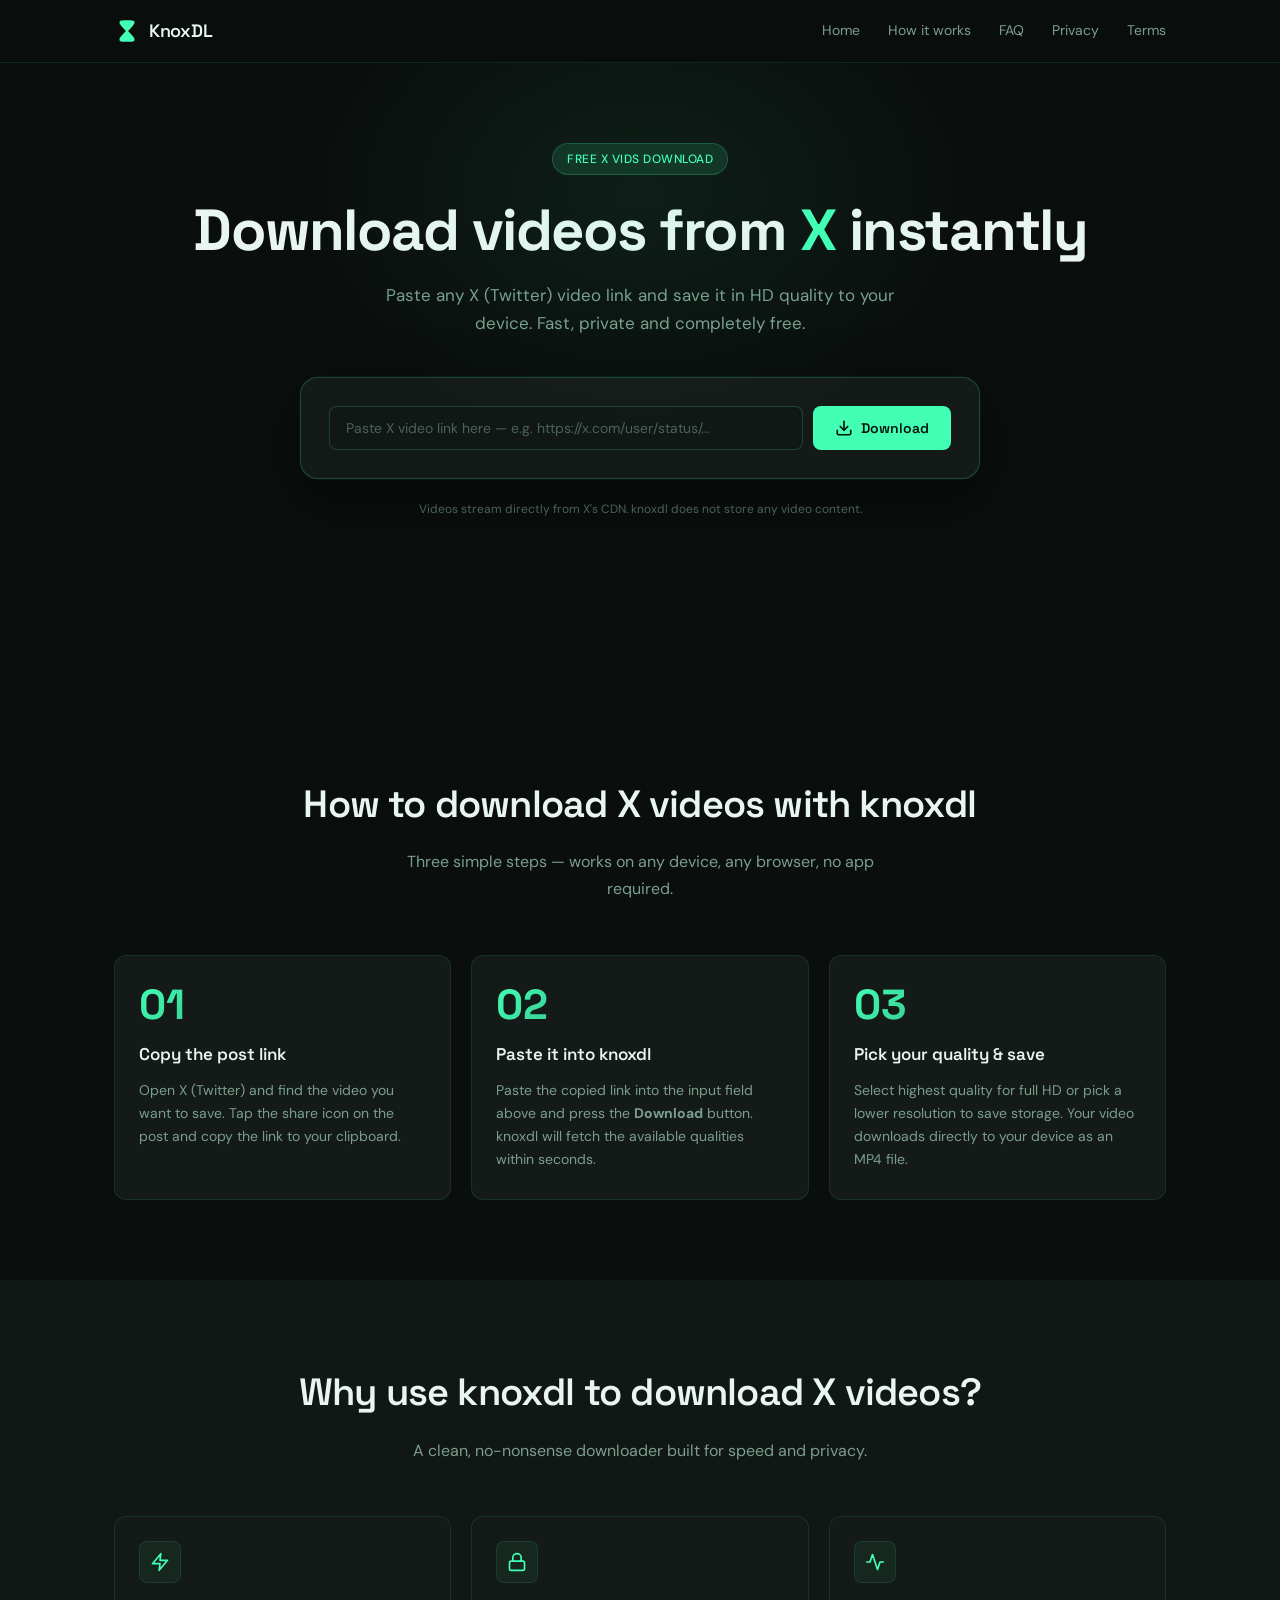
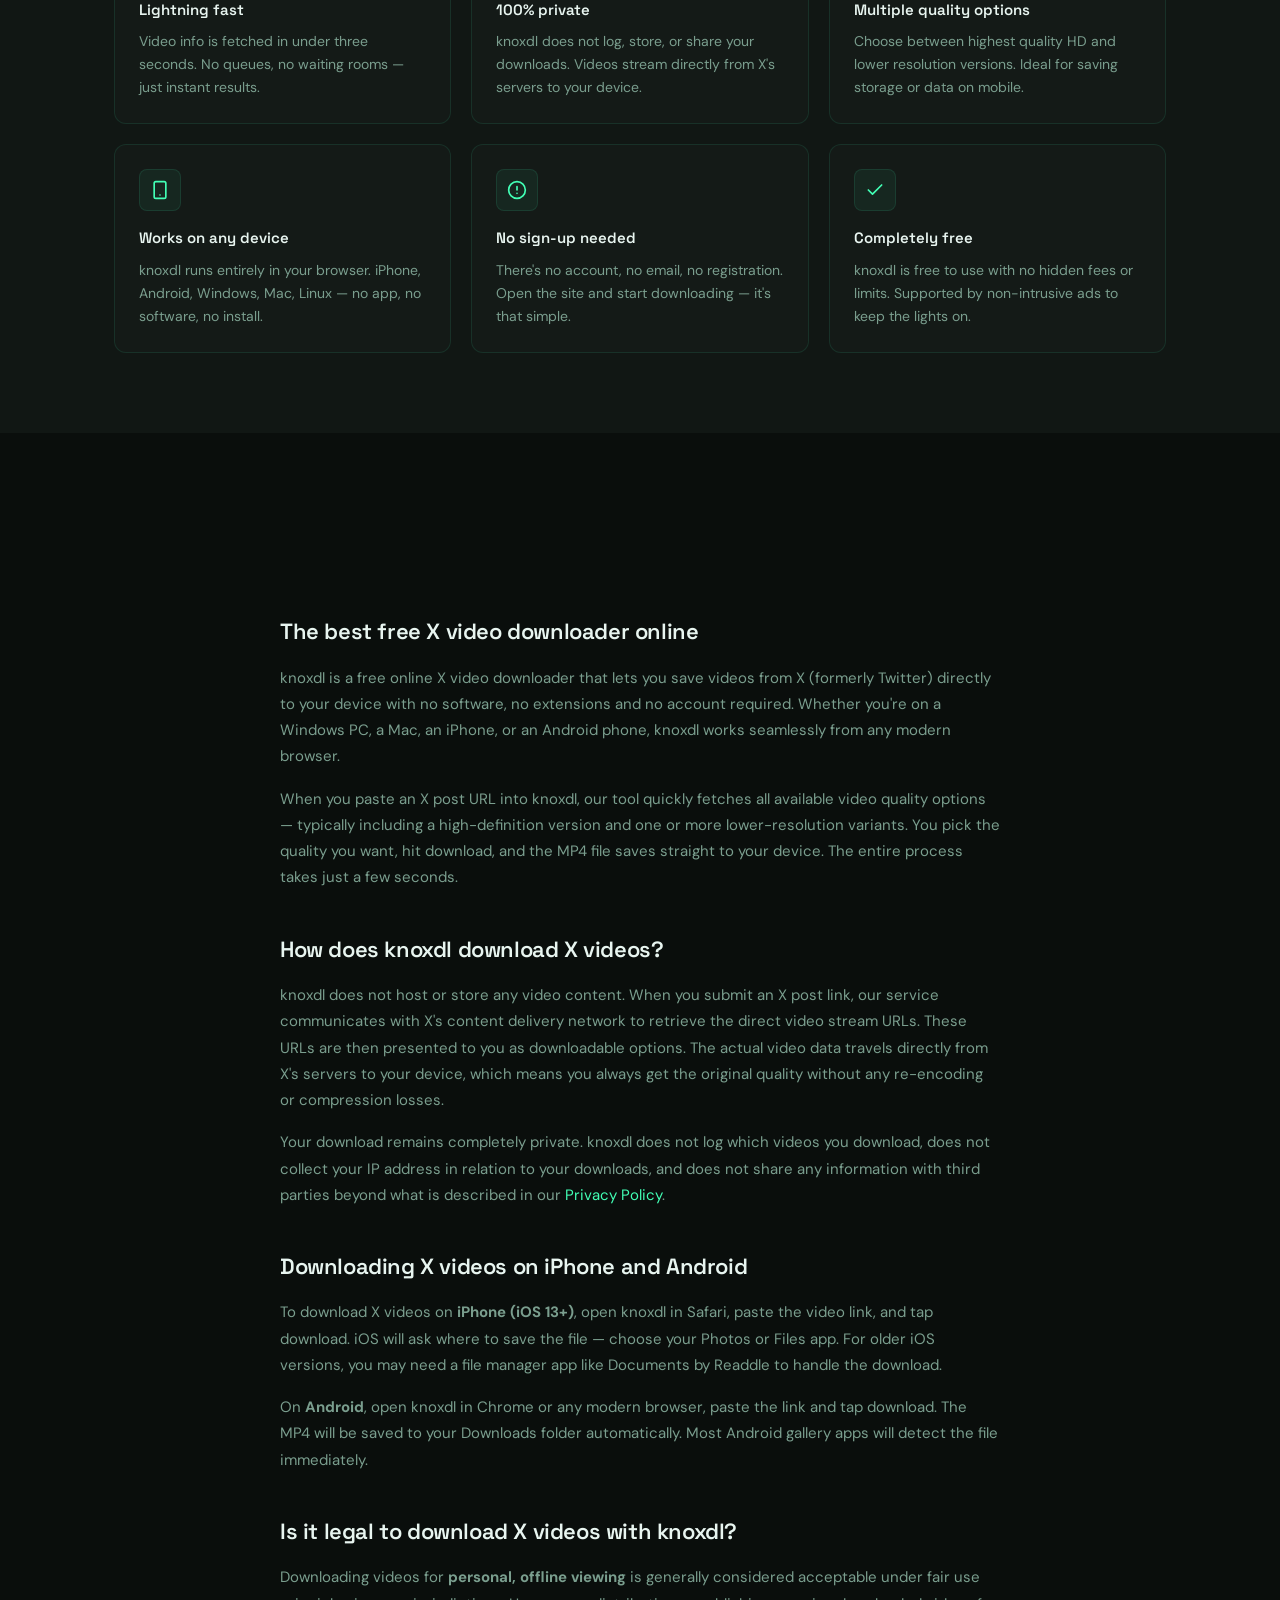
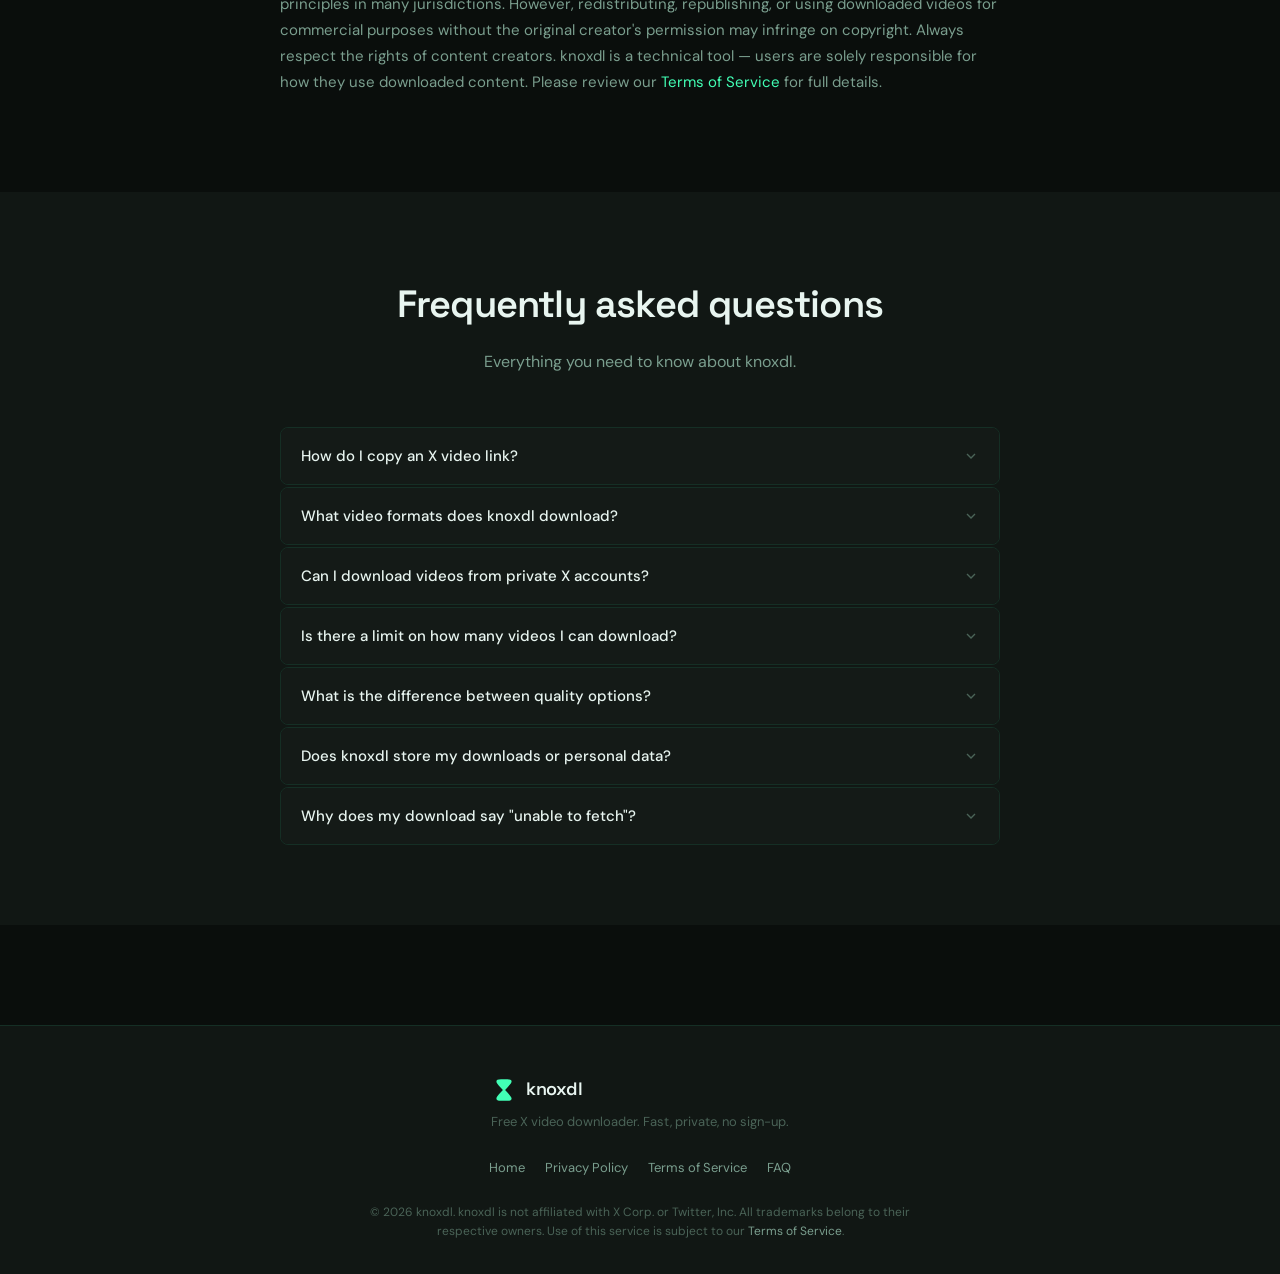
<file: index.html>
<!DOCTYPE html>
<html lang="en">
<head>
  <meta charset="UTF-8" />
  <meta name="viewport" content="width=device-width, initial-scale=1.0" />
  <title>knoxdl – Free X (Twitter) Video Downloader | Download in HD</title>
  <meta name="description" content="knoxdl is a free online tool to download videos from X (Twitter) in highest quality or lower quality. No sign-up required. Fast, private, and works on all devices." />
  <meta name="keywords" content="X video downloader, Twitter video downloader, download X videos, save Twitter videos, free video downloader, HD video download, MP4 download" />
  <meta property="og:title" content="knoxdl – Free X (Twitter) Video Downloader" />
  <meta property="og:description" content="Download videos from X (Twitter) instantly in highest quality. Free, private, no sign-up." />
  <meta property="og:url" content="https://knoxdl.com" />
  <meta property="og:type" content="website" />
  <link rel="canonical" href="https://knoxdl.com/" />
  <link rel="icon" type="image/svg+xml" href="data:image/svg+xml,%3Csvg viewBox='0 0 24 24' fill='none' xmlns='http://www.w3.org/2000/svg'%3E%3Cpath d='M5.19825 3.29918C5.80046 2 7.86697 2 12 2C16.133 2 18.1995 2 18.8017 3.29918C18.8535 3.41086 18.8972 3.52686 18.9323 3.6461C19.3414 5.0333 17.8802 6.64111 14.9577 9.85674L13 12L14.9577 14.1433C17.8802 17.3589 19.3414 18.9667 18.9323 20.3539C18.8972 20.4731 18.8535 20.5891 18.8017 20.7008C18.1995 22 16.133 22 12 22C7.86697 22 5.80046 22 5.19825 20.7008C5.14649 20.5891 5.10282 20.4731 5.06765 20.3539C4.65857 18.9667 6.11981 17.3589 9.0423 14.1433L11 12L9.0423 9.85674C6.11981 6.64111 4.65857 5.0333 5.06765 3.6461C5.10282 3.52686 5.14649 3.41086 5.19825 3.29918Z' fill='%2342ffb5'/%3E%3C/svg%3E" />
  <link href="https://fonts.googleapis.com/css2?family=DM+Sans:wght@300;400;500;600&family=Space+Grotesk:wght@400;500;600;700&display=swap" rel="stylesheet" />
  <link rel="stylesheet" href="style.css" />
  <script async src="https://www.googletagmanager.com/gtag/js?id=G-XXXXXXXXXX"></script>
</head>
<body>

  <!-- NAVBAR -->
  <nav class="navbar">
    <div class="nav-inner">
      <a href="/" class="brand">
        <svg viewBox="0 0 24 24" fill="none" xmlns="http://www.w3.org/2000/svg" class="brand-logo">
          <path d="M5.19825 3.29918C5.80046 2 7.86697 2 12 2C16.133 2 18.1995 2 18.8017 3.29918C18.8535 3.41086 18.8972 3.52686 18.9323 3.6461C19.3414 5.0333 17.8802 6.64111 14.9577 9.85674L13 12L14.9577 14.1433C17.8802 17.3589 19.3414 18.9667 18.9323 20.3539C18.8972 20.4731 18.8535 20.5891 18.8017 20.7008C18.1995 22 16.133 22 12 22C7.86697 22 5.80046 22 5.19825 20.7008C5.14649 20.5891 5.10282 20.4731 5.06765 20.3539C4.65857 18.9667 6.11981 17.3589 9.0423 14.1433L11 12L9.0423 9.85674C6.11981 6.64111 4.65857 5.0333 5.06765 3.6461C5.10282 3.52686 5.14649 3.41086 5.19825 3.29918Z" fill="#42ffb5"/>
        </svg>
        <span class="brand-name">KnoxDL</span>
      </a>
      <div class="nav-links">
        <a href="/">Home</a>
        <a href="#how-to-use">How it works</a>
        <a href="#faq">FAQ</a>
        <a href="privacy.html">Privacy</a>
        <a href="terms.html">Terms</a>
      </div>
      <button class="nav-hamburger" id="navToggle" aria-label="Menu">
        <span></span><span></span><span></span>
      </button>
    </div>
    <div class="nav-mobile" id="navMobile">
      <a href="/">Home</a>
      <a href="#how-to-use">How it works</a>
      <a href="#faq">FAQ</a>
      <a href="privacy.html">Privacy</a>
      <a href="terms.html">Terms</a>
    </div>
  </nav>

  <!-- HERO -->
  <section class="hero">
    <div class="hero-glow"></div>
    <div class="container">
      <div class="hero-badge">Free X vids Download</div>
      <h1 class="hero-title">Download videos from <span class="accent">X</span> instantly</h1>
      <p class="hero-sub">Paste any X (Twitter) video link and save it in HD quality to your device. Fast, private and completely free.</p>

      <div class="downloader-card" id="downloaderCard">
        <div class="input-row">
          <input
            type="url"
            id="videoUrl"
            class="url-input"
            placeholder="Paste X video link here — e.g. https://x.com/user/status/..."
            autocomplete="off"
            spellcheck="false"
          />
          <button class="btn-primary" id="fetchBtn" onclick="fetchVideo()">
            <svg width="18" height="18" viewBox="0 0 24 24" fill="none" stroke="currentColor" stroke-width="2.2" stroke-linecap="round" stroke-linejoin="round"><path d="M21 15v4a2 2 0 0 1-2 2H5a2 2 0 0 1-2-2v-4"/><polyline points="7 10 12 15 17 10"/><line x1="12" y1="15" x2="12" y2="3"/></svg>
            Download
          </button>
        </div>

        <div class="status-area" id="statusArea" style="display:none;">
          <div class="spinner" id="spinner"></div>
          <p class="status-text" id="statusText">Fetching video info…</p>
        </div>

        <div class="quality-results" id="qualityResults" style="display:none;">
          <p class="quality-label">Choose quality:</p>
          <div class="quality-buttons" id="qualityButtons"></div>
        </div>
      </div>

      <p class="disclaimer">Videos stream directly from X's CDN. knoxdl does not store any video content.</p>
    </div>
  </section>

  <!-- AD SLOT (top) -->
  <div class="container ad-slot">
    <!-- Google AdSense slot -->
    <ins class="adsbygoogle" style="display:block" data-ad-client="ca-pub-XXXXXXXXXXXXXXXX" data-ad-slot="XXXXXXXXXX" data-ad-format="auto" data-full-width-responsive="true"></ins>
  </div>

  <!-- HOW IT WORKS -->
  <section class="section" id="how-to-use">
    <div class="container">
      <div class="section-header">
        <h2>How to download X videos with knoxdl</h2>
        <p>Three simple steps — works on any device, any browser, no app required.</p>
      </div>
      <div class="steps-grid">
        <div class="step-card">
          <div class="step-num">01</div>
          <h3>Copy the post link</h3>
          <p>Open X (Twitter) and find the video you want to save. Tap the share icon on the post and copy the link to your clipboard.</p>
        </div>
        <div class="step-card">
          <div class="step-num">02</div>
          <h3>Paste it into knoxdl</h3>
          <p>Paste the copied link into the input field above and press the <strong>Download</strong> button. knoxdl will fetch the available qualities within seconds.</p>
        </div>
        <div class="step-card">
          <div class="step-num">03</div>
          <h3>Pick your quality & save</h3>
          <p>Select highest quality for full HD or pick a lower resolution to save storage. Your video downloads directly to your device as an MP4 file.</p>
        </div>
      </div>
    </div>
  </section>

  <!-- WHY knoxdl -->
  <section class="section section-alt">
    <div class="container">
      <div class="section-header">
        <h2>Why use knoxdl to download X videos?</h2>
        <p>A clean, no-nonsense downloader built for speed and privacy.</p>
      </div>
      <div class="features-grid">
        <div class="feature-card">
          <div class="feature-icon">
            <svg viewBox="0 0 24 24" fill="none" stroke="#42ffb5" stroke-width="2" stroke-linecap="round" stroke-linejoin="round"><path d="M13 2L3 14h9l-1 8 10-12h-9l1-8z"/></svg>
          </div>
          <h3>Lightning fast</h3>
          <p>Video info is fetched in under three seconds. No queues, no waiting rooms — just instant results.</p>
        </div>
        <div class="feature-card">
          <div class="feature-icon">
            <svg viewBox="0 0 24 24" fill="none" stroke="#42ffb5" stroke-width="2" stroke-linecap="round" stroke-linejoin="round"><rect x="3" y="11" width="18" height="11" rx="2" ry="2"/><path d="M7 11V7a5 5 0 0 1 10 0v4"/></svg>
          </div>
          <h3>100% private</h3>
          <p>knoxdl does not log, store, or share your downloads. Videos stream directly from X's servers to your device.</p>
        </div>
        <div class="feature-card">
          <div class="feature-icon">
            <svg viewBox="0 0 24 24" fill="none" stroke="#42ffb5" stroke-width="2" stroke-linecap="round" stroke-linejoin="round"><polyline points="22 12 18 12 15 21 9 3 6 12 2 12"/></svg>
          </div>
          <h3>Multiple quality options</h3>
          <p>Choose between highest quality HD and lower resolution versions. Ideal for saving storage or data on mobile.</p>
        </div>
        <div class="feature-card">
          <div class="feature-icon">
            <svg viewBox="0 0 24 24" fill="none" stroke="#42ffb5" stroke-width="2" stroke-linecap="round" stroke-linejoin="round"><rect x="5" y="2" width="14" height="20" rx="2" ry="2"/><line x1="12" y1="18" x2="12.01" y2="18"/></svg>
          </div>
          <h3>Works on any device</h3>
          <p>knoxdl runs entirely in your browser. iPhone, Android, Windows, Mac, Linux — no app, no software, no install.</p>
        </div>
        <div class="feature-card">
          <div class="feature-icon">
            <svg viewBox="0 0 24 24" fill="none" stroke="#42ffb5" stroke-width="2" stroke-linecap="round" stroke-linejoin="round"><circle cx="12" cy="12" r="10"/><line x1="12" y1="8" x2="12" y2="12"/><line x1="12" y1="16" x2="12.01" y2="16"/></svg>
          </div>
          <h3>No sign-up needed</h3>
          <p>There's no account, no email, no registration. Open the site and start downloading — it's that simple.</p>
        </div>
        <div class="feature-card">
          <div class="feature-icon">
            <svg viewBox="0 0 24 24" fill="none" stroke="#42ffb5" stroke-width="2" stroke-linecap="round" stroke-linejoin="round"><polyline points="20 6 9 17 4 12"/></svg>
          </div>
          <h3>Completely free</h3>
          <p>knoxdl is free to use with no hidden fees or limits. Supported by non-intrusive ads to keep the lights on.</p>
        </div>
      </div>
    </div>
  </section>

  <!-- AD SLOT (mid) -->
  <div class="container ad-slot">
    <ins class="adsbygoogle" style="display:block" data-ad-client="ca-pub-XXXXXXXXXXXXXXXX" data-ad-slot="XXXXXXXXXX" data-ad-format="auto" data-full-width-responsive="true"></ins>
  </div>

  <!-- ABOUT / SEO CONTENT -->
  <section class="section">
    <div class="container">
      <div class="prose-section">
        <h2>The best free X video downloader online</h2>
        <p>knoxdl is a free online X video downloader that lets you save videos from X (formerly Twitter) directly to your device with no software, no extensions and no account required. Whether you're on a Windows PC, a Mac, an iPhone, or an Android phone, knoxdl works seamlessly from any modern browser.</p>
        <p>When you paste an X post URL into knoxdl, our tool quickly fetches all available video quality options — typically including a high-definition version and one or more lower-resolution variants. You pick the quality you want, hit download, and the MP4 file saves straight to your device. The entire process takes just a few seconds.</p>

        <h2>How does knoxdl download X videos?</h2>
        <p>knoxdl does not host or store any video content. When you submit an X post link, our service communicates with X's content delivery network to retrieve the direct video stream URLs. These URLs are then presented to you as downloadable options. The actual video data travels directly from X's servers to your device, which means you always get the original quality without any re-encoding or compression losses.</p>
        <p>Your download remains completely private. knoxdl does not log which videos you download, does not collect your IP address in relation to your downloads, and does not share any information with third parties beyond what is described in our <a href="privacy.html">Privacy Policy</a>.</p>

        <h2>Downloading X videos on iPhone and Android</h2>
        <p>To download X videos on <strong>iPhone (iOS 13+)</strong>, open knoxdl in Safari, paste the video link, and tap download. iOS will ask where to save the file — choose your Photos or Files app. For older iOS versions, you may need a file manager app like Documents by Readdle to handle the download.</p>
        <p>On <strong>Android</strong>, open knoxdl in Chrome or any modern browser, paste the link and tap download. The MP4 will be saved to your Downloads folder automatically. Most Android gallery apps will detect the file immediately.</p>

        <h2>Is it legal to download X videos with knoxdl?</h2>
        <p>Downloading videos for <strong>personal, offline viewing</strong> is generally considered acceptable under fair use principles in many jurisdictions. However, redistributing, republishing, or using downloaded videos for commercial purposes without the original creator's permission may infringe on copyright. Always respect the rights of content creators. knoxdl is a technical tool — users are solely responsible for how they use downloaded content. Please review our <a href="terms.html">Terms of Service</a> for full details.</p>
      </div>
    </div>
  </section>

  <!-- FAQ -->
  <section class="section section-alt" id="faq">
    <div class="container">
      <div class="section-header">
        <h2>Frequently asked questions</h2>
        <p>Everything you need to know about knoxdl.</p>
      </div>
      <div class="faq-list">
        <div class="faq-item">
          <button class="faq-q" onclick="toggleFaq(this)">
            How do I copy an X video link?
            <svg class="faq-arrow" viewBox="0 0 24 24" fill="none" stroke="currentColor" stroke-width="2"><polyline points="6 9 12 15 18 9"/></svg>
          </button>
          <div class="faq-a">
            <p>On the X mobile app, open the post with the video, tap the share icon (arrow pointing up or three dots), then tap "Copy link." On desktop, click the share icon on the post and select "Copy link to post." Then paste it into knoxdl.</p>
          </div>
        </div>
        <div class="faq-item">
          <button class="faq-q" onclick="toggleFaq(this)">
            What video formats does knoxdl download?
            <svg class="faq-arrow" viewBox="0 0 24 24" fill="none" stroke="currentColor" stroke-width="2"><polyline points="6 9 12 15 18 9"/></svg>
          </button>
          <div class="faq-a">
            <p>knoxdl downloads videos in MP4 format, which is the native format X uses for all its video content. MP4 files are widely supported and play natively on all devices and operating systems without any additional codecs.</p>
          </div>
        </div>
        <div class="faq-item">
          <button class="faq-q" onclick="toggleFaq(this)">
            Can I download videos from private X accounts?
            <svg class="faq-arrow" viewBox="0 0 24 24" fill="none" stroke="currentColor" stroke-width="2"><polyline points="6 9 12 15 18 9"/></svg>
          </button>
          <div class="faq-a">
            <p>No. knoxdl can only download videos from public X accounts. Videos from protected/private accounts require authentication that our service does not handle, and attempting to bypass such protections would violate X's Terms of Service.</p>
          </div>
        </div>
        <div class="faq-item">
          <button class="faq-q" onclick="toggleFaq(this)">
            Is there a limit on how many videos I can download?
            <svg class="faq-arrow" viewBox="0 0 24 24" fill="none" stroke="currentColor" stroke-width="2"><polyline points="6 9 12 15 18 9"/></svg>
          </button>
          <div class="faq-a">
            <p>There are no artificial limits on downloads. Use knoxdl as much as you need. knoxdl is free and ad-supported, which is how we keep it unlimited for everyone.</p>
          </div>
        </div>
        <div class="faq-item">
          <button class="faq-q" onclick="toggleFaq(this)">
            What is the difference between quality options?
            <svg class="faq-arrow" viewBox="0 0 24 24" fill="none" stroke="currentColor" stroke-width="2"><polyline points="6 9 12 15 18 9"/></svg>
          </button>
          <div class="faq-a">
            <p>X typically hosts videos in multiple resolutions. The highest quality option gives you the best visual experience (often 720p or 1080p). Lower quality options produce smaller file sizes — useful if you're on limited storage or a slower internet connection. All options are the original versions from X; knoxdl does not re-encode anything.</p>
          </div>
        </div>
        <div class="faq-item">
          <button class="faq-q" onclick="toggleFaq(this)">
            Does knoxdl store my downloads or personal data?
            <svg class="faq-arrow" viewBox="0 0 24 24" fill="none" stroke="currentColor" stroke-width="2"><polyline points="6 9 12 15 18 9"/></svg>
          </button>
          <div class="faq-a">
            <p>No. knoxdl does not store any video content. Videos stream directly from X's CDN to your device. We do not log your download activity or associate it with your identity. For full details, see our <a href="privacy.html">Privacy Policy</a>.</p>
          </div>
        </div>
        <div class="faq-item">
          <button class="faq-q" onclick="toggleFaq(this)">
            Why does my download say "unable to fetch"?
            <svg class="faq-arrow" viewBox="0 0 24 24" fill="none" stroke="currentColor" stroke-width="2"><polyline points="6 9 12 15 18 9"/></svg>
          </button>
          <div class="faq-a">
            <p>This usually happens for one of three reasons: (1) the post does not contain a video — it may be an image or GIF post; (2) the account is private; (3) the post has been deleted by the author. Make sure you're copying the full post URL from X and that the post is publicly visible.</p>
          </div>
        </div>
      </div>
    </div>
  </section>

  <!-- AD SLOT (bottom) -->
  <div class="container ad-slot">
    <ins class="adsbygoogle" style="display:block" data-ad-client="ca-pub-XXXXXXXXXXXXXXXX" data-ad-slot="XXXXXXXXXX" data-ad-format="auto" data-full-width-responsive="true"></ins>
  </div>

  <!-- FOOTER -->
  <footer class="footer">
    <div class="container footer-inner">
      <div class="footer-brand">
        <a href="/" class="brand">
          <svg viewBox="0 0 24 24" fill="none" xmlns="http://www.w3.org/2000/svg" class="brand-logo">
            <path d="M5.19825 3.29918C5.80046 2 7.86697 2 12 2C16.133 2 18.1995 2 18.8017 3.29918C18.8535 3.41086 18.8972 3.52686 18.9323 3.6461C19.3414 5.0333 17.8802 6.64111 14.9577 9.85674L13 12L14.9577 14.1433C17.8802 17.3589 19.3414 18.9667 18.9323 20.3539C18.8972 20.4731 18.8535 20.5891 18.8017 20.7008C18.1995 22 16.133 22 12 22C7.86697 22 5.80046 22 5.19825 20.7008C5.14649 20.5891 5.10282 20.4731 5.06765 20.3539C4.65857 18.9667 6.11981 17.3589 9.0423 14.1433L11 12L9.0423 9.85674C6.11981 6.64111 4.65857 5.0333 5.06765 3.6461C5.10282 3.52686 5.14649 3.41086 5.19825 3.29918Z" fill="#42ffb5"/>
          </svg>
          <span class="brand-name">knoxdl</span>
        </a>
        <p class="footer-tagline">Free X video downloader. Fast, private, no sign-up.</p>
      </div>
      <div class="footer-links">
        <a href="/">Home</a>
        <a href="privacy.html">Privacy Policy</a>
        <a href="terms.html">Terms of Service</a>
        <a href="#faq">FAQ</a>
      </div>
      <p class="footer-legal">© <span id="year"></span> knoxdl. knoxdl is not affiliated with X Corp. or Twitter, Inc. All trademarks belong to their respective owners. Use of this service is subject to our <a href="terms.html">Terms of Service</a>.</p>
    </div>
  </footer>

  <script src="app.js"></script>
  <script>document.getElementById('year').textContent = new Date().getFullYear();</script>
</body>
</html>
</file>
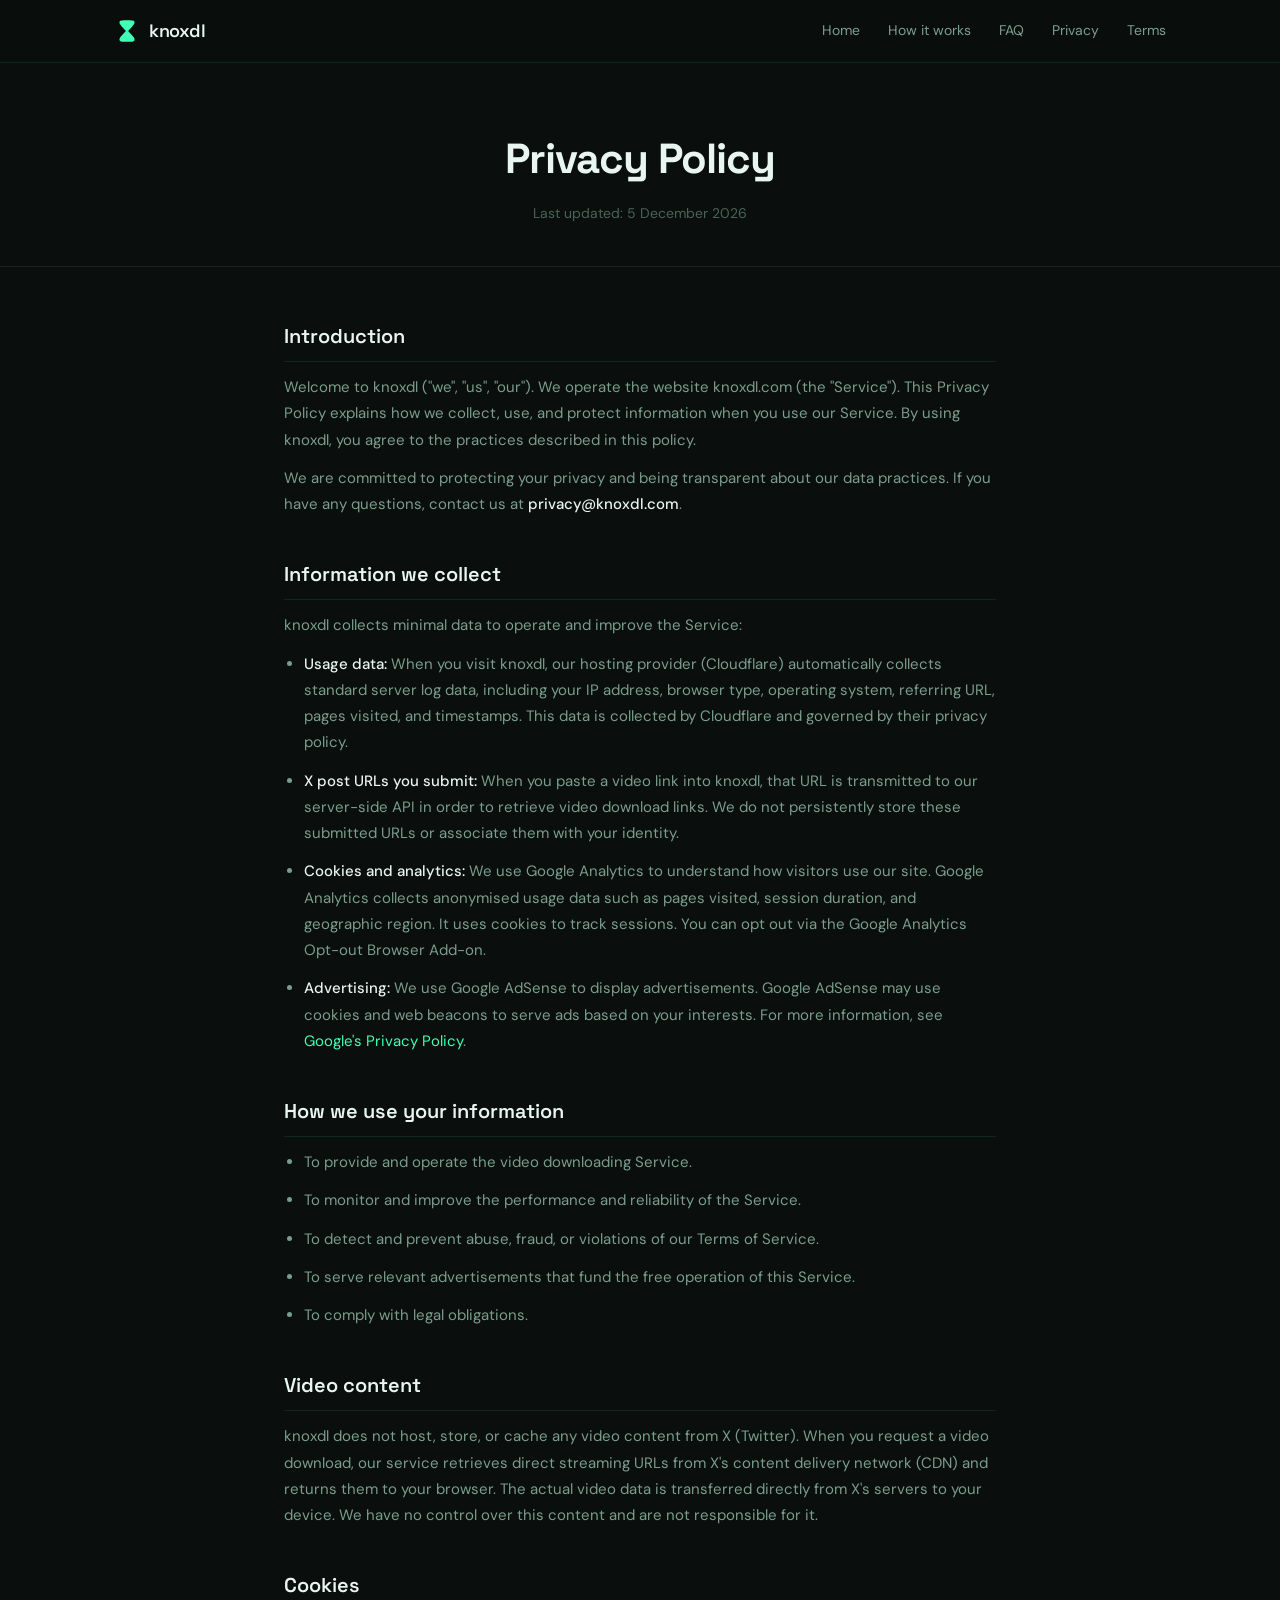
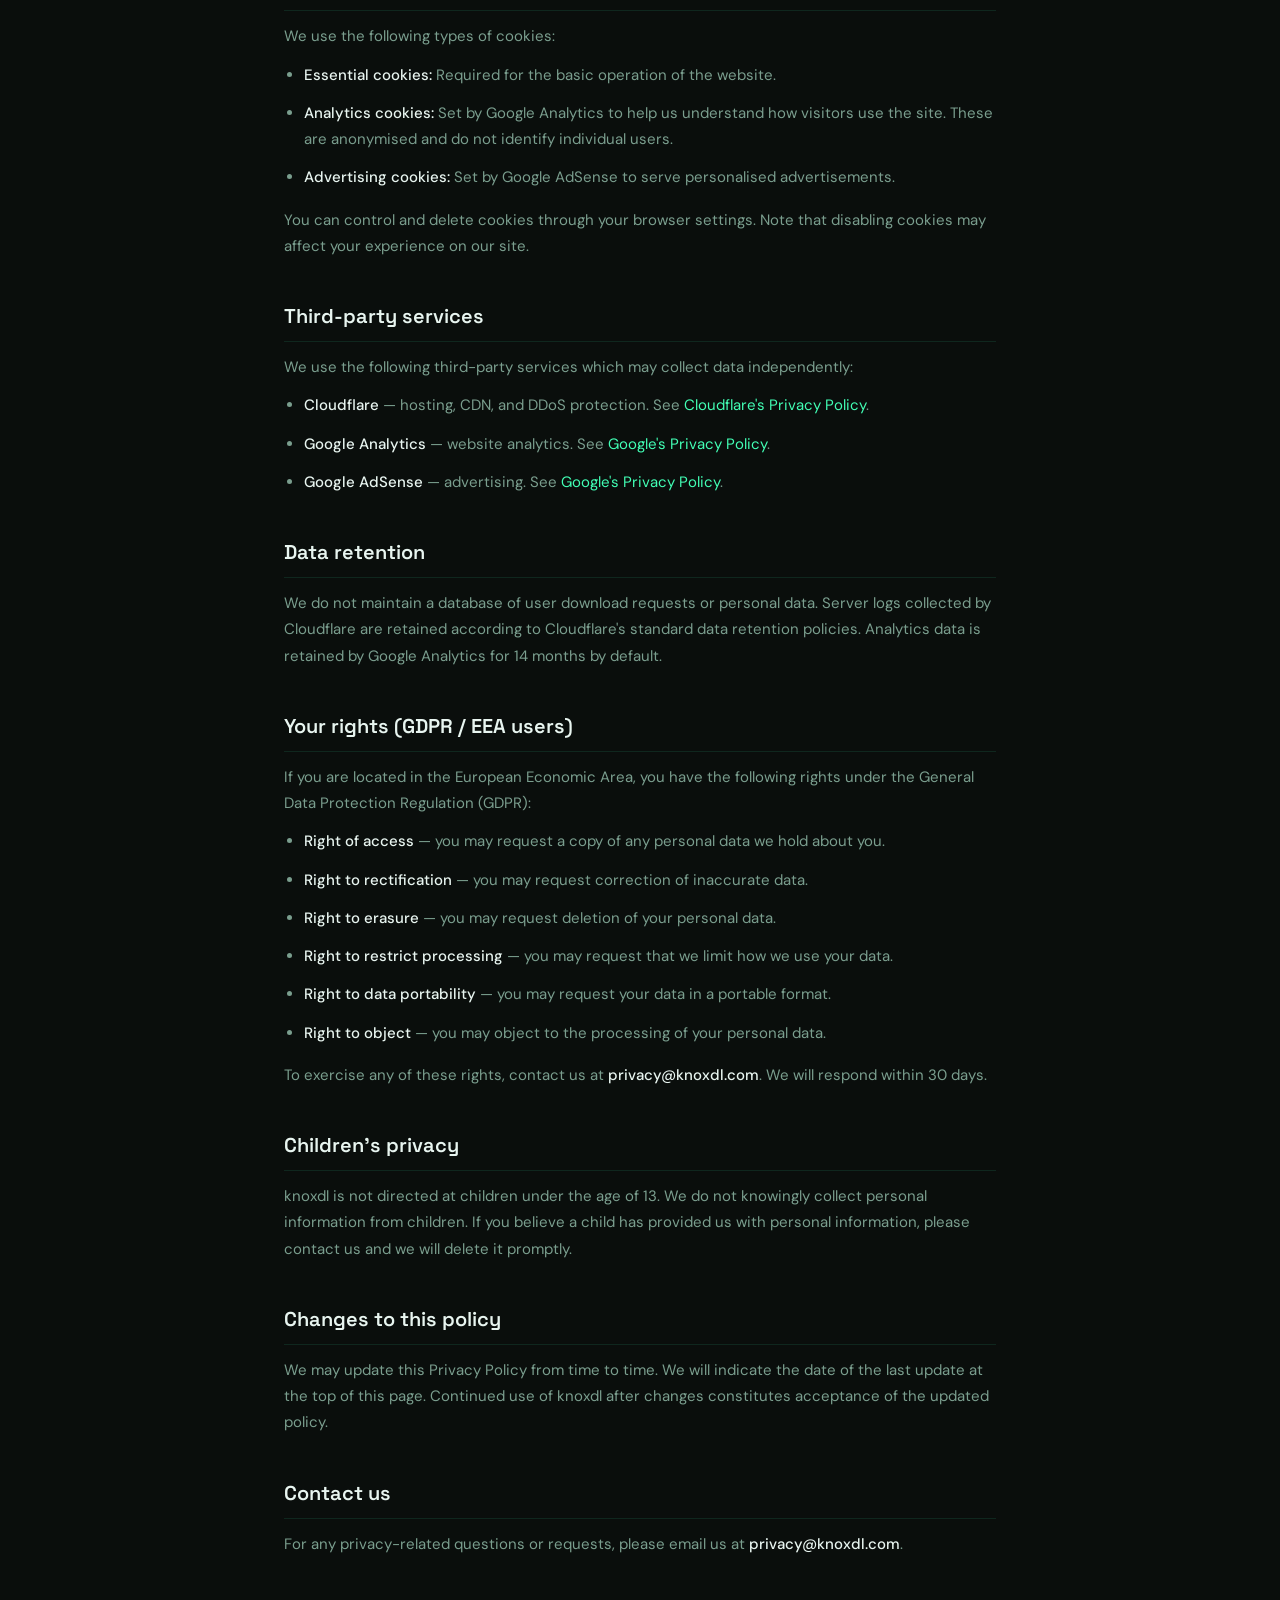
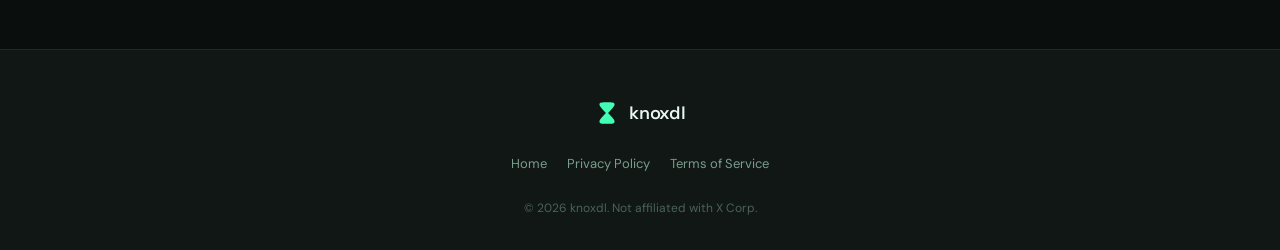
<file: privacy.html>
<!DOCTYPE html>
<html lang="en">
<head>
  <meta charset="UTF-8" />
  <meta name="viewport" content="width=device-width, initial-scale=1.0" />
  <title>Privacy Policy – knoxdl</title>
  <meta name="description" content="knoxdl Privacy Policy — how we handle your data when you use our free X video downloader." />
  <link rel="canonical" href="https://knoxdl.com/privacy.html" />
  <link rel="icon" type="image/svg+xml" href="data:image/svg+xml,%3Csvg viewBox='0 0 24 24' fill='none' xmlns='http://www.w3.org/2000/svg'%3E%3Cpath d='M5.19825 3.29918C5.80046 2 7.86697 2 12 2C16.133 2 18.1995 2 18.8017 3.29918C18.8535 3.41086 18.8972 3.52686 18.9323 3.6461C19.3414 5.0333 17.8802 6.64111 14.9577 9.85674L13 12L14.9577 14.1433C17.8802 17.3589 19.3414 18.9667 18.9323 20.3539C18.8972 20.4731 18.8535 20.5891 18.8017 20.7008C18.1995 22 16.133 22 12 22C7.86697 22 5.80046 22 5.19825 20.7008C5.14649 20.5891 5.10282 20.4731 5.06765 20.3539C4.65857 18.9667 6.11981 17.3589 9.0423 14.1433L11 12L9.0423 9.85674C6.11981 6.64111 4.65857 5.0333 5.06765 3.6461C5.10282 3.52686 5.14649 3.41086 5.19825 3.29918Z' fill='%2342ffb5'/%3E%3C/svg%3E" />
  <link href="https://fonts.googleapis.com/css2?family=DM+Sans:wght@300;400;500;600&family=Space+Grotesk:wght@400;500;600;700&display=swap" rel="stylesheet" />
  <link rel="stylesheet" href="style.css" />
</head>
<body>

  <nav class="navbar">
    <div class="nav-inner">
      <a href="/" class="brand">
        <svg viewBox="0 0 24 24" fill="none" xmlns="http://www.w3.org/2000/svg" class="brand-logo">
          <path d="M5.19825 3.29918C5.80046 2 7.86697 2 12 2C16.133 2 18.1995 2 18.8017 3.29918C18.8535 3.41086 18.8972 3.52686 18.9323 3.6461C19.3414 5.0333 17.8802 6.64111 14.9577 9.85674L13 12L14.9577 14.1433C17.8802 17.3589 19.3414 18.9667 18.9323 20.3539C18.8972 20.4731 18.8535 20.5891 18.8017 20.7008C18.1995 22 16.133 22 12 22C7.86697 22 5.80046 22 5.19825 20.7008C5.14649 20.5891 5.10282 20.4731 5.06765 20.3539C4.65857 18.9667 6.11981 17.3589 9.0423 14.1433L11 12L9.0423 9.85674C6.11981 6.64111 4.65857 5.0333 5.06765 3.6461C5.10282 3.52686 5.14649 3.41086 5.19825 3.29918Z" fill="#42ffb5"/>
        </svg>
        <span class="brand-name">knoxdl</span>
      </a>
      <div class="nav-links">
        <a href="/">Home</a>
        <a href="/#how-to-use">How it works</a>
        <a href="/#faq">FAQ</a>
        <a href="privacy.html">Privacy</a>
        <a href="terms.html">Terms</a>
      </div>
    </div>
  </nav>

  <div class="page-hero">
    <div class="container">
      <h1>Privacy Policy</h1>
      <p>Last updated: <span id="lastUpdated"></span></p>
    </div>
  </div>

  <div class="page-content">

    <h2>Introduction</h2>
    <p>Welcome to knoxdl ("we", "us", "our"). We operate the website knoxdl.com (the "Service"). This Privacy Policy explains how we collect, use, and protect information when you use our Service. By using knoxdl, you agree to the practices described in this policy.</p>
    <p>We are committed to protecting your privacy and being transparent about our data practices. If you have any questions, contact us at <strong>privacy@knoxdl.com</strong>.</p>

    <h2>Information we collect</h2>
    <p>knoxdl collects minimal data to operate and improve the Service:</p>
    <ul>
      <li><strong>Usage data:</strong> When you visit knoxdl, our hosting provider (Cloudflare) automatically collects standard server log data, including your IP address, browser type, operating system, referring URL, pages visited, and timestamps. This data is collected by Cloudflare and governed by their privacy policy.</li>
      <li><strong>X post URLs you submit:</strong> When you paste a video link into knoxdl, that URL is transmitted to our server-side API in order to retrieve video download links. We do not persistently store these submitted URLs or associate them with your identity.</li>
      <li><strong>Cookies and analytics:</strong> We use Google Analytics to understand how visitors use our site. Google Analytics collects anonymised usage data such as pages visited, session duration, and geographic region. It uses cookies to track sessions. You can opt out via the Google Analytics Opt-out Browser Add-on.</li>
      <li><strong>Advertising:</strong> We use Google AdSense to display advertisements. Google AdSense may use cookies and web beacons to serve ads based on your interests. For more information, see <a href="https://policies.google.com/privacy" target="_blank" rel="noopener">Google's Privacy Policy</a>.</li>
    </ul>

    <h2>How we use your information</h2>
    <ul>
      <li>To provide and operate the video downloading Service.</li>
      <li>To monitor and improve the performance and reliability of the Service.</li>
      <li>To detect and prevent abuse, fraud, or violations of our Terms of Service.</li>
      <li>To serve relevant advertisements that fund the free operation of this Service.</li>
      <li>To comply with legal obligations.</li>
    </ul>

    <h2>Video content</h2>
    <p>knoxdl does not host, store, or cache any video content from X (Twitter). When you request a video download, our service retrieves direct streaming URLs from X's content delivery network (CDN) and returns them to your browser. The actual video data is transferred directly from X's servers to your device. We have no control over this content and are not responsible for it.</p>

    <h2>Cookies</h2>
    <p>We use the following types of cookies:</p>
    <ul>
      <li><strong>Essential cookies:</strong> Required for the basic operation of the website.</li>
      <li><strong>Analytics cookies:</strong> Set by Google Analytics to help us understand how visitors use the site. These are anonymised and do not identify individual users.</li>
      <li><strong>Advertising cookies:</strong> Set by Google AdSense to serve personalised advertisements.</li>
    </ul>
    <p>You can control and delete cookies through your browser settings. Note that disabling cookies may affect your experience on our site.</p>

    <h2>Third-party services</h2>
    <p>We use the following third-party services which may collect data independently:</p>
    <ul>
      <li><strong>Cloudflare</strong> — hosting, CDN, and DDoS protection. See <a href="https://www.cloudflare.com/privacypolicy/" target="_blank" rel="noopener">Cloudflare's Privacy Policy</a>.</li>
      <li><strong>Google Analytics</strong> — website analytics. See <a href="https://policies.google.com/privacy" target="_blank" rel="noopener">Google's Privacy Policy</a>.</li>
      <li><strong>Google AdSense</strong> — advertising. See <a href="https://policies.google.com/privacy" target="_blank" rel="noopener">Google's Privacy Policy</a>.</li>
    </ul>

    <h2>Data retention</h2>
    <p>We do not maintain a database of user download requests or personal data. Server logs collected by Cloudflare are retained according to Cloudflare's standard data retention policies. Analytics data is retained by Google Analytics for 14 months by default.</p>

    <h2>Your rights (GDPR / EEA users)</h2>
    <p>If you are located in the European Economic Area, you have the following rights under the General Data Protection Regulation (GDPR):</p>
    <ul>
      <li><strong>Right of access</strong> — you may request a copy of any personal data we hold about you.</li>
      <li><strong>Right to rectification</strong> — you may request correction of inaccurate data.</li>
      <li><strong>Right to erasure</strong> — you may request deletion of your personal data.</li>
      <li><strong>Right to restrict processing</strong> — you may request that we limit how we use your data.</li>
      <li><strong>Right to data portability</strong> — you may request your data in a portable format.</li>
      <li><strong>Right to object</strong> — you may object to the processing of your personal data.</li>
    </ul>
    <p>To exercise any of these rights, contact us at <strong>privacy@knoxdl.com</strong>. We will respond within 30 days.</p>

    <h2>Children's privacy</h2>
    <p>knoxdl is not directed at children under the age of 13. We do not knowingly collect personal information from children. If you believe a child has provided us with personal information, please contact us and we will delete it promptly.</p>

    <h2>Changes to this policy</h2>
    <p>We may update this Privacy Policy from time to time. We will indicate the date of the last update at the top of this page. Continued use of knoxdl after changes constitutes acceptance of the updated policy.</p>

    <h2>Contact us</h2>
    <p>For any privacy-related questions or requests, please email us at <strong>privacy@knoxdl.com</strong>.</p>

  </div>

  <footer class="footer">
    <div class="container footer-inner">
      <div class="footer-brand">
        <a href="/" class="brand">
          <svg viewBox="0 0 24 24" fill="none" xmlns="http://www.w3.org/2000/svg" class="brand-logo">
            <path d="M5.19825 3.29918C5.80046 2 7.86697 2 12 2C16.133 2 18.1995 2 18.8017 3.29918C18.8535 3.41086 18.8972 3.52686 18.9323 3.6461C19.3414 5.0333 17.8802 6.64111 14.9577 9.85674L13 12L14.9577 14.1433C17.8802 17.3589 19.3414 18.9667 18.9323 20.3539C18.8972 20.4731 18.8535 20.5891 18.8017 20.7008C18.1995 22 16.133 22 12 22C7.86697 22 5.80046 22 5.19825 20.7008C5.14649 20.5891 5.10282 20.4731 5.06765 20.3539C4.65857 18.9667 6.11981 17.3589 9.0423 14.1433L11 12L9.0423 9.85674C6.11981 6.64111 4.65857 5.0333 5.06765 3.6461C5.10282 3.52686 5.14649 3.41086 5.19825 3.29918Z" fill="#42ffb5"/>
          </svg>
          <span class="brand-name">knoxdl</span>
        </a>
      </div>
      <div class="footer-links">
        <a href="/">Home</a>
        <a href="privacy.html">Privacy Policy</a>
        <a href="terms.html">Terms of Service</a>
      </div>
      <p class="footer-legal">© <span id="year"></span> knoxdl. Not affiliated with X Corp.</p>
    </div>
  </footer>

  <script>
    document.getElementById('year').textContent = new Date().getFullYear();
    document.getElementById('lastUpdated').textContent = new Date().toLocaleDateString('en-GB', { year: 'numeric', month: 'long', day: 'numeric' });
  </script>
</body>
</html>
</file>
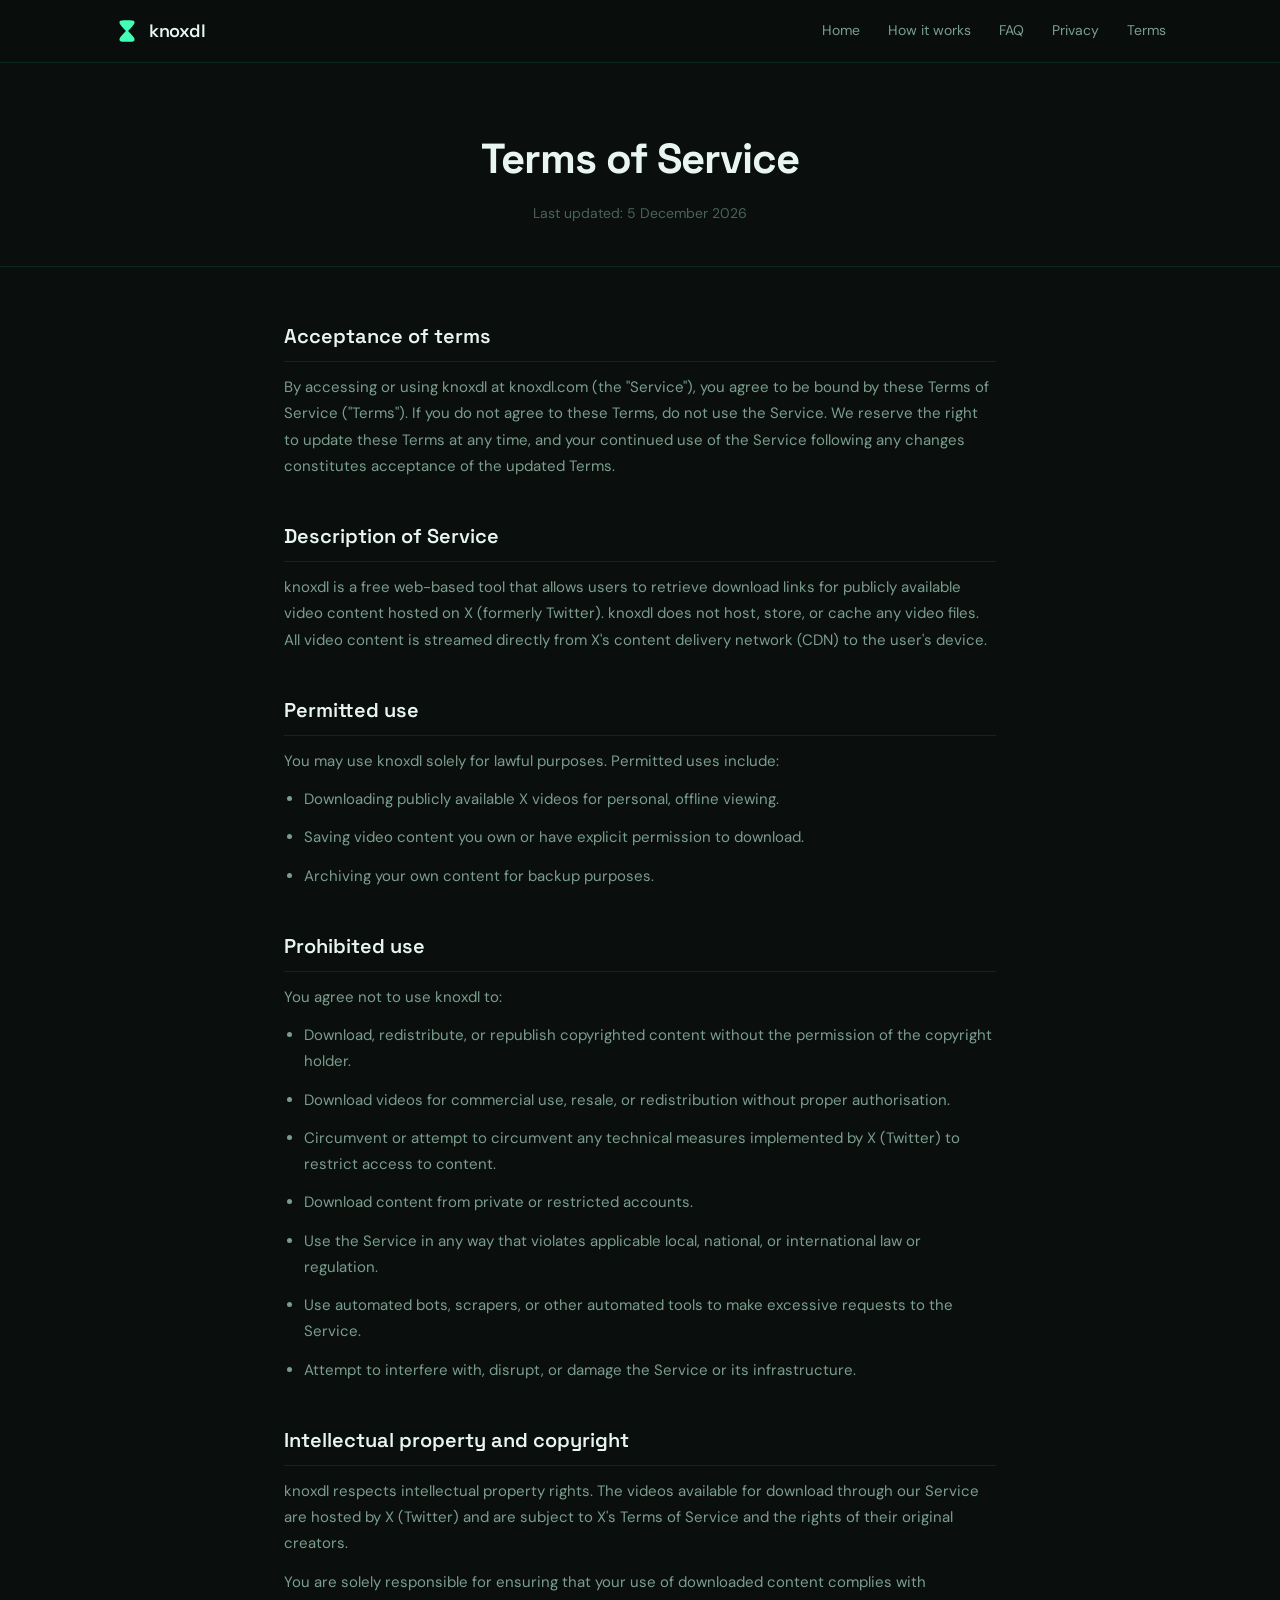
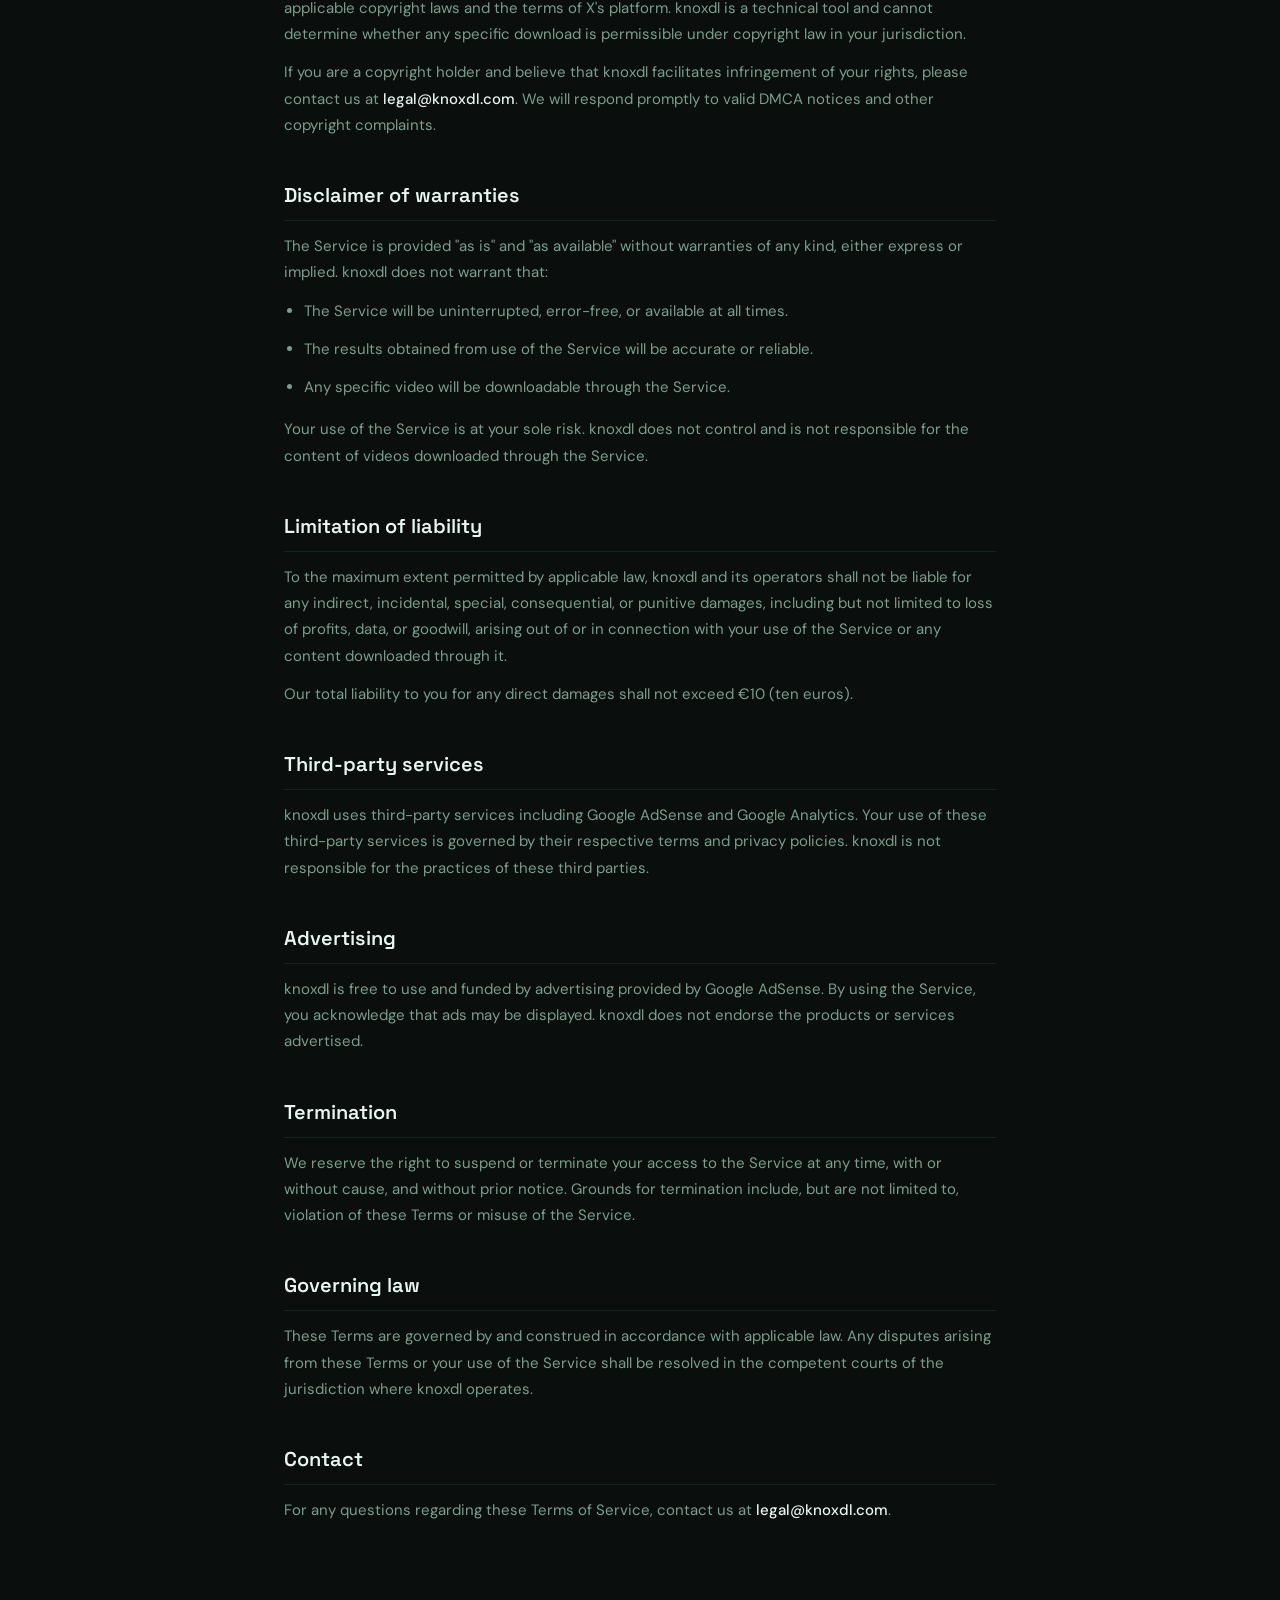
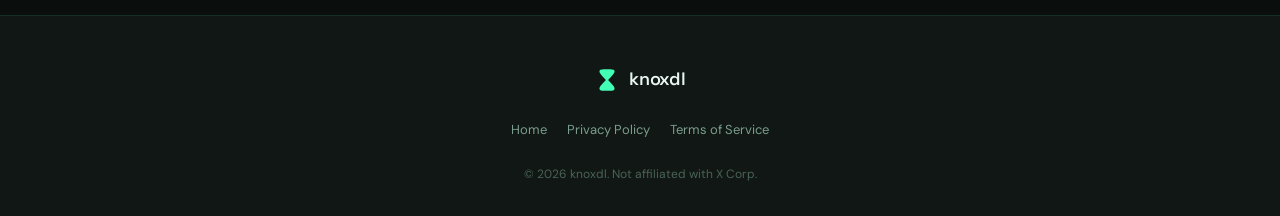
<file: terms.html>
<!DOCTYPE html>
<html lang="en">
<head>
  <meta charset="UTF-8" />
  <meta name="viewport" content="width=device-width, initial-scale=1.0" />
  <title>Terms of Service – knoxdl</title>
  <meta name="description" content="knoxdl Terms of Service — rules and conditions for using our free X video downloader." />
  <link rel="canonical" href="https://knoxdl.com/terms.html" />
  <link rel="icon" type="image/svg+xml" href="data:image/svg+xml,%3Csvg viewBox='0 0 24 24' fill='none' xmlns='http://www.w3.org/2000/svg'%3E%3Cpath d='M5.19825 3.29918C5.80046 2 7.86697 2 12 2C16.133 2 18.1995 2 18.8017 3.29918C18.8535 3.41086 18.8972 3.52686 18.9323 3.6461C19.3414 5.0333 17.8802 6.64111 14.9577 9.85674L13 12L14.9577 14.1433C17.8802 17.3589 19.3414 18.9667 18.9323 20.3539C18.8972 20.4731 18.8535 20.5891 18.8017 20.7008C18.1995 22 16.133 22 12 22C7.86697 22 5.80046 22 5.19825 20.7008C5.14649 20.5891 5.10282 20.4731 5.06765 20.3539C4.65857 18.9667 6.11981 17.3589 9.0423 14.1433L11 12L9.0423 9.85674C6.11981 6.64111 4.65857 5.0333 5.06765 3.6461C5.10282 3.52686 5.14649 3.41086 5.19825 3.29918Z' fill='%2342ffb5'/%3E%3C/svg%3E" />
  <link href="https://fonts.googleapis.com/css2?family=DM+Sans:wght@300;400;500;600&family=Space+Grotesk:wght@400;500;600;700&display=swap" rel="stylesheet" />
  <link rel="stylesheet" href="style.css" />
</head>
<body>

  <nav class="navbar">
    <div class="nav-inner">
      <a href="/" class="brand">
        <svg viewBox="0 0 24 24" fill="none" xmlns="http://www.w3.org/2000/svg" class="brand-logo">
          <path d="M5.19825 3.29918C5.80046 2 7.86697 2 12 2C16.133 2 18.1995 2 18.8017 3.29918C18.8535 3.41086 18.8972 3.52686 18.9323 3.6461C19.3414 5.0333 17.8802 6.64111 14.9577 9.85674L13 12L14.9577 14.1433C17.8802 17.3589 19.3414 18.9667 18.9323 20.3539C18.8972 20.4731 18.8535 20.5891 18.8017 20.7008C18.1995 22 16.133 22 12 22C7.86697 22 5.80046 22 5.19825 20.7008C5.14649 20.5891 5.10282 20.4731 5.06765 20.3539C4.65857 18.9667 6.11981 17.3589 9.0423 14.1433L11 12L9.0423 9.85674C6.11981 6.64111 4.65857 5.0333 5.06765 3.6461C5.10282 3.52686 5.14649 3.41086 5.19825 3.29918Z" fill="#42ffb5"/>
        </svg>
        <span class="brand-name">knoxdl</span>
      </a>
      <div class="nav-links">
        <a href="/">Home</a>
        <a href="/#how-to-use">How it works</a>
        <a href="/#faq">FAQ</a>
        <a href="privacy.html">Privacy</a>
        <a href="terms.html">Terms</a>
      </div>
    </div>
  </nav>

  <div class="page-hero">
    <div class="container">
      <h1>Terms of Service</h1>
      <p>Last updated: <span id="lastUpdated"></span></p>
    </div>
  </div>

  <div class="page-content">

    <h2>Acceptance of terms</h2>
    <p>By accessing or using knoxdl at knoxdl.com (the "Service"), you agree to be bound by these Terms of Service ("Terms"). If you do not agree to these Terms, do not use the Service. We reserve the right to update these Terms at any time, and your continued use of the Service following any changes constitutes acceptance of the updated Terms.</p>

    <h2>Description of Service</h2>
    <p>knoxdl is a free web-based tool that allows users to retrieve download links for publicly available video content hosted on X (formerly Twitter). knoxdl does not host, store, or cache any video files. All video content is streamed directly from X's content delivery network (CDN) to the user's device.</p>

    <h2>Permitted use</h2>
    <p>You may use knoxdl solely for lawful purposes. Permitted uses include:</p>
    <ul>
      <li>Downloading publicly available X videos for personal, offline viewing.</li>
      <li>Saving video content you own or have explicit permission to download.</li>
      <li>Archiving your own content for backup purposes.</li>
    </ul>

    <h2>Prohibited use</h2>
    <p>You agree not to use knoxdl to:</p>
    <ul>
      <li>Download, redistribute, or republish copyrighted content without the permission of the copyright holder.</li>
      <li>Download videos for commercial use, resale, or redistribution without proper authorisation.</li>
      <li>Circumvent or attempt to circumvent any technical measures implemented by X (Twitter) to restrict access to content.</li>
      <li>Download content from private or restricted accounts.</li>
      <li>Use the Service in any way that violates applicable local, national, or international law or regulation.</li>
      <li>Use automated bots, scrapers, or other automated tools to make excessive requests to the Service.</li>
      <li>Attempt to interfere with, disrupt, or damage the Service or its infrastructure.</li>
    </ul>

    <h2>Intellectual property and copyright</h2>
    <p>knoxdl respects intellectual property rights. The videos available for download through our Service are hosted by X (Twitter) and are subject to X's Terms of Service and the rights of their original creators.</p>
    <p>You are solely responsible for ensuring that your use of downloaded content complies with applicable copyright laws and the terms of X's platform. knoxdl is a technical tool and cannot determine whether any specific download is permissible under copyright law in your jurisdiction.</p>
    <p>If you are a copyright holder and believe that knoxdl facilitates infringement of your rights, please contact us at <strong>legal@knoxdl.com</strong>. We will respond promptly to valid DMCA notices and other copyright complaints.</p>

    <h2>Disclaimer of warranties</h2>
    <p>The Service is provided "as is" and "as available" without warranties of any kind, either express or implied. knoxdl does not warrant that:</p>
    <ul>
      <li>The Service will be uninterrupted, error-free, or available at all times.</li>
      <li>The results obtained from use of the Service will be accurate or reliable.</li>
      <li>Any specific video will be downloadable through the Service.</li>
    </ul>
    <p>Your use of the Service is at your sole risk. knoxdl does not control and is not responsible for the content of videos downloaded through the Service.</p>

    <h2>Limitation of liability</h2>
    <p>To the maximum extent permitted by applicable law, knoxdl and its operators shall not be liable for any indirect, incidental, special, consequential, or punitive damages, including but not limited to loss of profits, data, or goodwill, arising out of or in connection with your use of the Service or any content downloaded through it.</p>
    <p>Our total liability to you for any direct damages shall not exceed €10 (ten euros).</p>

    <h2>Third-party services</h2>
    <p>knoxdl uses third-party services including Google AdSense and Google Analytics. Your use of these third-party services is governed by their respective terms and privacy policies. knoxdl is not responsible for the practices of these third parties.</p>

    <h2>Advertising</h2>
    <p>knoxdl is free to use and funded by advertising provided by Google AdSense. By using the Service, you acknowledge that ads may be displayed. knoxdl does not endorse the products or services advertised.</p>

    <h2>Termination</h2>
    <p>We reserve the right to suspend or terminate your access to the Service at any time, with or without cause, and without prior notice. Grounds for termination include, but are not limited to, violation of these Terms or misuse of the Service.</p>

    <h2>Governing law</h2>
    <p>These Terms are governed by and construed in accordance with applicable law. Any disputes arising from these Terms or your use of the Service shall be resolved in the competent courts of the jurisdiction where knoxdl operates.</p>

    <h2>Contact</h2>
    <p>For any questions regarding these Terms of Service, contact us at <strong>legal@knoxdl.com</strong>.</p>

  </div>

  <footer class="footer">
    <div class="container footer-inner">
      <div class="footer-brand">
        <a href="/" class="brand">
          <svg viewBox="0 0 24 24" fill="none" xmlns="http://www.w3.org/2000/svg" class="brand-logo">
            <path d="M5.19825 3.29918C5.80046 2 7.86697 2 12 2C16.133 2 18.1995 2 18.8017 3.29918C18.8535 3.41086 18.8972 3.52686 18.9323 3.6461C19.3414 5.0333 17.8802 6.64111 14.9577 9.85674L13 12L14.9577 14.1433C17.8802 17.3589 19.3414 18.9667 18.9323 20.3539C18.8972 20.4731 18.8535 20.5891 18.8017 20.7008C18.1995 22 16.133 22 12 22C7.86697 22 5.80046 22 5.19825 20.7008C5.14649 20.5891 5.10282 20.4731 5.06765 20.3539C4.65857 18.9667 6.11981 17.3589 9.0423 14.1433L11 12L9.0423 9.85674C6.11981 6.64111 4.65857 5.0333 5.06765 3.6461C5.10282 3.52686 5.14649 3.41086 5.19825 3.29918Z" fill="#42ffb5"/>
          </svg>
          <span class="brand-name">knoxdl</span>
        </a>
      </div>
      <div class="footer-links">
        <a href="/">Home</a>
        <a href="privacy.html">Privacy Policy</a>
        <a href="terms.html">Terms of Service</a>
      </div>
      <p class="footer-legal">© <span id="year"></span> knoxdl. Not affiliated with X Corp.</p>
    </div>
  </footer>

  <script>
    document.getElementById('year').textContent = new Date().getFullYear();
    document.getElementById('lastUpdated').textContent = new Date().toLocaleDateString('en-GB', { year: 'numeric', month: 'long', day: 'numeric' });
  </script>
</body>
</html>
</file>
<file: style.css>
/* ===== KNOXDL STYLESHEET ===== */
/* Inspired by Hyperliquid.xyz — dark bg, #42ffb5 accent green, clean typography */

:root {
  --bg: #0a0e0c;
  --bg-surface: #111714;
  --bg-card: #141a17;
  --bg-card-hover: #1a2320;
  --border: rgba(66,255,181,0.1);
  --border-strong: rgba(66,255,181,0.2);
  --accent: #42ffb5;
  --accent-dim: rgba(66,255,181,0.12);
  --accent-glow: rgba(66,255,181,0.06);
  --text-primary: #e8f5f0;
  --text-secondary: #7a9e8e;
  --text-muted: #4a6357;
  --font-display: 'Space Grotesk', sans-serif;
  --font-body: 'DM Sans', sans-serif;
  --radius: 12px;
  --radius-sm: 8px;
  --radius-lg: 18px;
  --max-w: 1100px;
}

*, *::before, *::after { box-sizing: border-box; margin: 0; padding: 0; }

html { scroll-behavior: smooth; }

body {
  background: var(--bg);
  color: var(--text-primary);
  font-family: var(--font-body);
  font-size: 16px;
  line-height: 1.7;
  -webkit-font-smoothing: antialiased;
}

/* ===== SCROLLBAR ===== */
::-webkit-scrollbar { width: 6px; }
::-webkit-scrollbar-track { background: var(--bg); }
::-webkit-scrollbar-thumb { background: var(--border-strong); border-radius: 3px; }

/* ===== LAYOUT ===== */
.container {
  max-width: var(--max-w);
  margin: 0 auto;
  padding: 0 24px;
}

/* ===== NAVBAR ===== */
.navbar {
  position: sticky;
  top: 0;
  z-index: 100;
  background: rgba(10,14,12,0.88);
  backdrop-filter: blur(18px);
  -webkit-backdrop-filter: blur(18px);
  border-bottom: 1px solid var(--border);
}

.nav-inner {
  max-width: var(--max-w);
  margin: 0 auto;
  padding: 0 24px;
  height: 62px;
  display: flex;
  align-items: center;
  justify-content: space-between;
}

.brand {
  display: flex;
  align-items: center;
  gap: 9px;
  text-decoration: none;
  flex-shrink: 0;
}

.brand-logo {
  width: 26px;
  height: 26px;
  flex-shrink: 0;
}

.brand-name {
  font-family: var(--font-display);
  font-size: 18px;
  font-weight: 600;
  color: var(--text-primary);
  letter-spacing: -0.3px;
}

.nav-links {
  display: flex;
  align-items: center;
  gap: 28px;
}

.nav-links a {
  color: var(--text-secondary);
  text-decoration: none;
  font-size: 14px;
  font-weight: 400;
  transition: color 0.2s;
}

.nav-links a:hover { color: var(--accent); }

.nav-hamburger {
  display: none;
  flex-direction: column;
  gap: 5px;
  background: none;
  border: none;
  cursor: pointer;
  padding: 4px;
}

.nav-hamburger span {
  display: block;
  width: 22px;
  height: 2px;
  background: var(--text-secondary);
  border-radius: 2px;
  transition: 0.2s;
}

.nav-mobile {
  display: none;
  flex-direction: column;
  padding: 12px 24px 20px;
  gap: 2px;
  border-top: 1px solid var(--border);
}

.nav-mobile a {
  color: var(--text-secondary);
  text-decoration: none;
  font-size: 15px;
  padding: 10px 0;
  border-bottom: 1px solid var(--border);
  transition: color 0.2s;
}

.nav-mobile a:hover { color: var(--accent); }
.nav-mobile.open { display: flex; }

/* ===== HERO ===== */
.hero {
  position: relative;
  padding: 80px 0 72px;
  overflow: hidden;
  text-align: center;
}

.hero-glow {
  position: absolute;
  top: -120px;
  left: 50%;
  transform: translateX(-50%);
  width: 700px;
  height: 500px;
  background: radial-gradient(ellipse at center, rgba(66,255,181,0.07) 0%, transparent 70%);
  pointer-events: none;
}

.hero-badge {
  display: inline-block;
  background: var(--accent-dim);
  color: var(--accent);
  border: 1px solid var(--border-strong);
  border-radius: 100px;
  font-size: 12px;
  font-weight: 500;
  letter-spacing: 0.5px;
  padding: 5px 14px;
  margin-bottom: 24px;
  text-transform: uppercase;
}

.hero-title {
  font-family: var(--font-display);
  font-size: clamp(32px, 5vw, 58px);
  font-weight: 700;
  line-height: 1.1;
  letter-spacing: -1.5px;
  color: var(--text-primary);
  margin-bottom: 18px;
}

.hero-title .accent { color: var(--accent); }

.hero-sub {
  color: var(--text-secondary);
  font-size: 17px;
  max-width: 540px;
  margin: 0 auto 40px;
  line-height: 1.65;
}

/* ===== DOWNLOADER CARD ===== */
.downloader-card {
  background: var(--bg-card);
  border: 1px solid var(--border-strong);
  border-radius: var(--radius-lg);
  padding: 28px;
  max-width: 680px;
  margin: 0 auto;
  box-shadow: 0 0 0 1px rgba(66,255,181,0.04), 0 20px 60px rgba(0,0,0,0.4);
}

.input-row {
  display: flex;
  gap: 10px;
}

.url-input {
  flex: 1;
  background: var(--bg-surface);
  border: 1px solid var(--border-strong);
  border-radius: var(--radius-sm);
  color: var(--text-primary);
  font-family: var(--font-body);
  font-size: 14px;
  padding: 12px 16px;
  outline: none;
  transition: border-color 0.2s, box-shadow 0.2s;
  min-width: 0;
}

.url-input::placeholder { color: var(--text-muted); }

.url-input:focus {
  border-color: var(--accent);
  box-shadow: 0 0 0 3px rgba(66,255,181,0.08);
}

.btn-primary {
  display: flex;
  align-items: center;
  gap: 8px;
  background: var(--accent);
  color: #071209;
  font-family: var(--font-display);
  font-size: 14px;
  font-weight: 600;
  border: none;
  border-radius: var(--radius-sm);
  padding: 12px 22px;
  cursor: pointer;
  white-space: nowrap;
  transition: background 0.18s, transform 0.12s;
  flex-shrink: 0;
}

.btn-primary:hover { background: #62ffbf; }
.btn-primary:active { transform: scale(0.97); }

/* ===== STATUS / RESULTS ===== */
.status-area {
  margin-top: 20px;
  display: flex;
  align-items: center;
  gap: 12px;
}

.spinner {
  width: 20px;
  height: 20px;
  border: 2px solid var(--border-strong);
  border-top-color: var(--accent);
  border-radius: 50%;
  animation: spin 0.75s linear infinite;
  flex-shrink: 0;
}

@keyframes spin { to { transform: rotate(360deg); } }

.status-text {
  color: var(--text-secondary);
  font-size: 14px;
}

.quality-results { margin-top: 20px; }

.quality-label {
  font-size: 13px;
  color: var(--text-muted);
  margin-bottom: 10px;
  text-transform: uppercase;
  letter-spacing: 0.5px;
  font-weight: 500;
}

.quality-buttons {
  display: flex;
  flex-wrap: wrap;
  gap: 10px;
}

.quality-btn {
  display: flex;
  align-items: center;
  gap: 8px;
  background: var(--bg-surface);
  border: 1px solid var(--border-strong);
  border-radius: var(--radius-sm);
  color: var(--text-primary);
  font-family: var(--font-body);
  font-size: 13px;
  font-weight: 500;
  padding: 10px 16px;
  cursor: pointer;
  text-decoration: none;
  transition: border-color 0.2s, background 0.2s;
}

.quality-btn:hover {
  border-color: var(--accent);
  background: var(--accent-dim);
  color: var(--accent);
}

.quality-btn.best {
  border-color: var(--accent);
  color: var(--accent);
}

.quality-btn .badge {
  background: var(--accent);
  color: #071209;
  font-size: 10px;
  font-weight: 700;
  padding: 2px 6px;
  border-radius: 4px;
  text-transform: uppercase;
  letter-spacing: 0.3px;
}

.error-msg {
  margin-top: 16px;
  background: rgba(226,75,74,0.1);
  border: 1px solid rgba(226,75,74,0.3);
  border-radius: var(--radius-sm);
  padding: 12px 16px;
  color: #f09595;
  font-size: 14px;
}

.disclaimer {
  color: var(--text-muted);
  font-size: 12px;
  margin-top: 20px;
  text-align: center;
}

/* ===== AD SLOTS ===== */
.ad-slot {
  padding: 16px 0;
  text-align: center;
  min-height: 100px;
}

/* ===== SECTIONS ===== */
.section { padding: 80px 0; }
.section-alt { background: var(--bg-surface); }

.section-header {
  text-align: center;
  margin-bottom: 52px;
}

.section-header h2 {
  font-family: var(--font-display);
  font-size: clamp(24px, 3.5vw, 38px);
  font-weight: 600;
  letter-spacing: -0.8px;
  color: var(--text-primary);
  margin-bottom: 12px;
}

.section-header p {
  color: var(--text-secondary);
  font-size: 16px;
  max-width: 480px;
  margin: 0 auto;
}

/* ===== STEPS GRID ===== */
.steps-grid {
  display: grid;
  grid-template-columns: repeat(auto-fit, minmax(280px, 1fr));
  gap: 20px;
}

.step-card {
  background: var(--bg-card);
  border: 1px solid var(--border);
  border-radius: var(--radius);
  padding: 28px 24px;
  position: relative;
  transition: border-color 0.25s, background 0.25s;
}

.step-card:hover {
  border-color: var(--border-strong);
  background: var(--bg-card-hover);
}

.step-num {
  font-family: var(--font-display);
  font-size: 42px;
  font-weight: 700;
  color: var(--accent-dim);
  line-height: 1;
  margin-bottom: 14px;
  background: linear-gradient(135deg, var(--accent) 0%, rgba(66,255,181,0.3) 100%);
  -webkit-background-clip: text;
  -webkit-text-fill-color: transparent;
  background-clip: text;
}

.step-card h3 {
  font-family: var(--font-display);
  font-size: 17px;
  font-weight: 600;
  color: var(--text-primary);
  margin-bottom: 10px;
}

.step-card p {
  color: var(--text-secondary);
  font-size: 14px;
  line-height: 1.65;
}

/* ===== FEATURES GRID ===== */
.features-grid {
  display: grid;
  grid-template-columns: repeat(auto-fit, minmax(260px, 1fr));
  gap: 20px;
}

.feature-card {
  background: var(--bg-card);
  border: 1px solid var(--border);
  border-radius: var(--radius);
  padding: 24px;
  transition: border-color 0.25s, background 0.25s;
}

.feature-card:hover {
  border-color: var(--border-strong);
  background: var(--bg-card-hover);
}

.feature-icon {
  width: 42px;
  height: 42px;
  background: var(--accent-glow);
  border: 1px solid var(--border);
  border-radius: var(--radius-sm);
  display: flex;
  align-items: center;
  justify-content: center;
  margin-bottom: 14px;
}

.feature-icon svg {
  width: 20px;
  height: 20px;
}

.feature-card h3 {
  font-family: var(--font-display);
  font-size: 15px;
  font-weight: 600;
  color: var(--text-primary);
  margin-bottom: 8px;
}

.feature-card p {
  color: var(--text-secondary);
  font-size: 14px;
  line-height: 1.65;
}

/* ===== PROSE ===== */
.prose-section {
  max-width: 720px;
  margin: 0 auto;
}

.prose-section h2 {
  font-family: var(--font-display);
  font-size: 22px;
  font-weight: 600;
  letter-spacing: -0.4px;
  color: var(--text-primary);
  margin-top: 40px;
  margin-bottom: 14px;
}

.prose-section h2:first-child { margin-top: 0; }

.prose-section p {
  color: var(--text-secondary);
  font-size: 15px;
  line-height: 1.75;
  margin-bottom: 16px;
}

.prose-section a { color: var(--accent); text-decoration: none; }
.prose-section a:hover { text-decoration: underline; }

/* ===== FAQ ===== */
.faq-list {
  max-width: 720px;
  margin: 0 auto;
  display: flex;
  flex-direction: column;
  gap: 2px;
}

.faq-item {
  border: 1px solid var(--border);
  border-radius: var(--radius-sm);
  overflow: hidden;
  transition: border-color 0.2s;
}

.faq-item:has(.faq-a.open) { border-color: var(--border-strong); }

.faq-q {
  width: 100%;
  background: var(--bg-card);
  border: none;
  color: var(--text-primary);
  font-family: var(--font-body);
  font-size: 15px;
  font-weight: 500;
  padding: 18px 20px;
  cursor: pointer;
  display: flex;
  align-items: center;
  justify-content: space-between;
  gap: 12px;
  text-align: left;
  transition: background 0.2s;
}

.faq-q:hover { background: var(--bg-card-hover); }

.faq-arrow {
  width: 16px;
  height: 16px;
  stroke: var(--text-muted);
  flex-shrink: 0;
  transition: transform 0.25s;
}

.faq-a {
  max-height: 0;
  overflow: hidden;
  transition: max-height 0.3s ease, padding 0.3s ease;
  background: var(--bg-surface);
}

.faq-a.open { max-height: 400px; }

.faq-a p {
  padding: 14px 20px 18px;
  color: var(--text-secondary);
  font-size: 14px;
  line-height: 1.7;
}

.faq-a a { color: var(--accent); text-decoration: none; }
.faq-a a:hover { text-decoration: underline; }

.faq-q.active .faq-arrow { transform: rotate(180deg); }

/* ===== FOOTER ===== */
.footer {
  background: var(--bg-surface);
  border-top: 1px solid var(--border);
  padding: 48px 0 32px;
}

.footer-inner {
  display: flex;
  flex-direction: column;
  align-items: center;
  text-align: center;
  gap: 24px;
}

.footer-tagline {
  color: var(--text-muted);
  font-size: 13px;
  margin-top: 6px;
}

.footer-links {
  display: flex;
  flex-wrap: wrap;
  justify-content: center;
  gap: 20px;
}

.footer-links a {
  color: var(--text-secondary);
  text-decoration: none;
  font-size: 13px;
  transition: color 0.2s;
}

.footer-links a:hover { color: var(--accent); }

.footer-legal {
  color: var(--text-muted);
  font-size: 12px;
  max-width: 600px;
  line-height: 1.6;
}

.footer-legal a { color: var(--text-secondary); text-decoration: none; }
.footer-legal a:hover { color: var(--accent); }

/* ===== INNER PAGES (privacy, terms) ===== */
.page-hero {
  padding: 60px 0 40px;
  border-bottom: 1px solid var(--border);
  text-align: center;
}

.page-hero h1 {
  font-family: var(--font-display);
  font-size: clamp(26px, 4vw, 42px);
  font-weight: 700;
  letter-spacing: -1px;
  margin-bottom: 8px;
}

.page-hero p {
  color: var(--text-muted);
  font-size: 14px;
}

.page-content {
  max-width: 760px;
  margin: 0 auto;
  padding: 52px 24px 80px;
}

.page-content h2 {
  font-family: var(--font-display);
  font-size: 20px;
  font-weight: 600;
  color: var(--text-primary);
  margin-top: 40px;
  margin-bottom: 12px;
  padding-bottom: 8px;
  border-bottom: 1px solid var(--border);
}

.page-content h2:first-child { margin-top: 0; }

.page-content p, .page-content li {
  color: var(--text-secondary);
  font-size: 15px;
  line-height: 1.75;
  margin-bottom: 12px;
}

.page-content ul {
  padding-left: 20px;
  margin-bottom: 16px;
}

.page-content a { color: var(--accent); text-decoration: none; }
.page-content a:hover { text-decoration: underline; }

.page-content strong { color: var(--text-primary); font-weight: 500; }

/* ===== RESPONSIVE ===== */
@media (max-width: 640px) {
  .nav-links { display: none; }
  .nav-hamburger { display: flex; }

  .hero { padding: 52px 0 48px; }

  .downloader-card { padding: 20px 16px; }

  .input-row { flex-direction: column; }

  .btn-primary { width: 100%; justify-content: center; }

  .section { padding: 52px 0; }

  .steps-grid { grid-template-columns: 1fr; }
  .features-grid { grid-template-columns: 1fr; }
}
</file>
